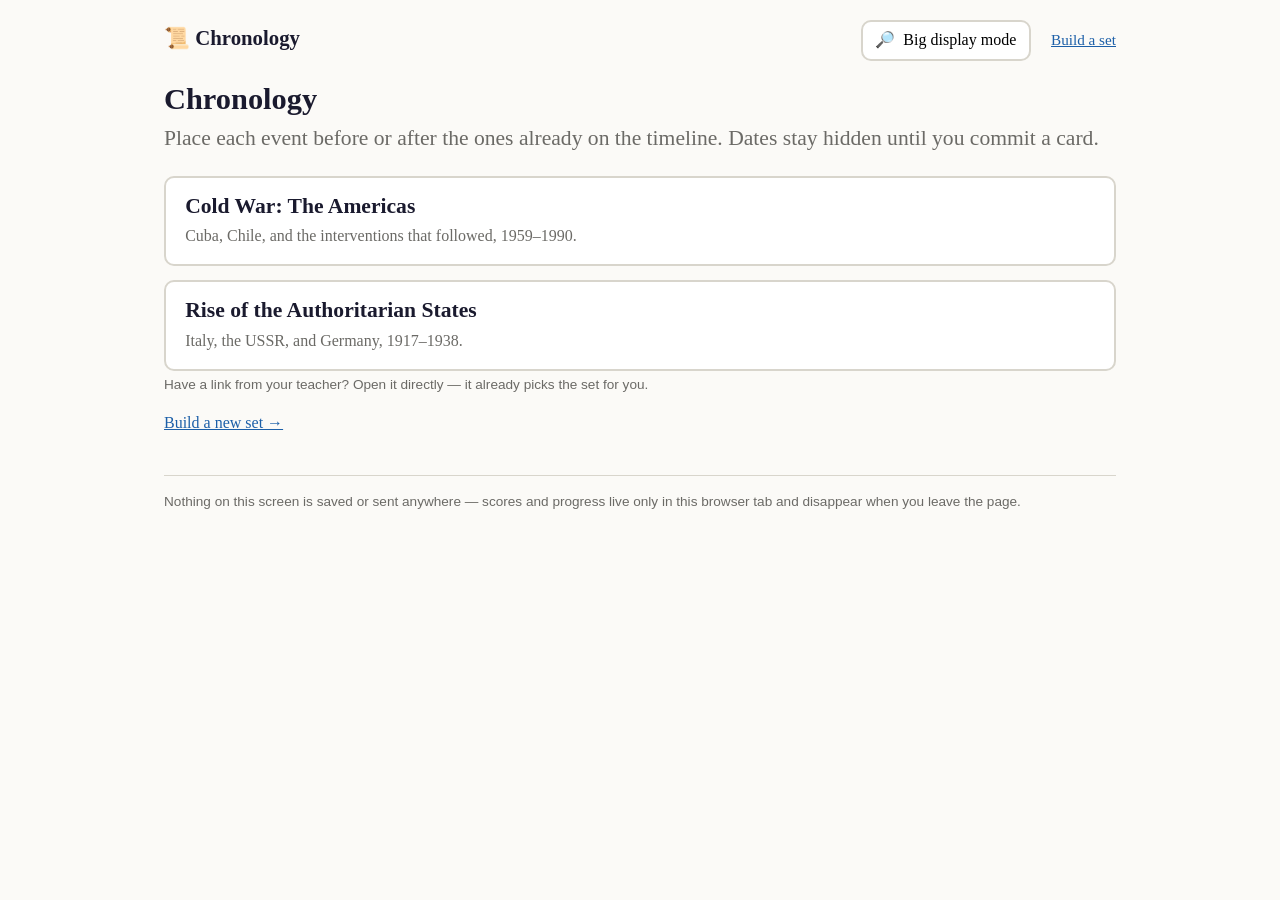
<file: index.html>
<!doctype html>
<html lang="en">
<head>
<meta charset="utf-8">
<meta name="viewport" content="width=device-width, initial-scale=1">
<title>Chronology</title>
<meta name="description" content="A tap-to-place chronology game for IB History classes.">
<link rel="stylesheet" href="css/style.css">
</head>
<body>
<div class="wrap">
  <header class="topbar">
    <div>
      <h2 class="site-title">📜 Chronology</h2>
    </div>
    <nav aria-label="Page controls">
      <button type="button" id="display-toggle" class="display-toggle" aria-pressed="false">
        <span aria-hidden="true">🔎</span> Big display mode
      </button>
      <a href="builder.html">Build a set</a>
    </nav>
  </header>

  <main id="app" aria-live="polite">
    <!-- Populated by js/game.js -->
    <p>Loading…</p>
  </main>

  <p class="privacy-note">
    Nothing on this screen is saved or sent anywhere — scores and progress live only in this browser tab and disappear when you leave the page.
  </p>
</div>

<script src="js/dates.js"></script>
<script src="js/sets.js"></script>
<script src="js/game.js"></script>
</body>
</html>
</file>
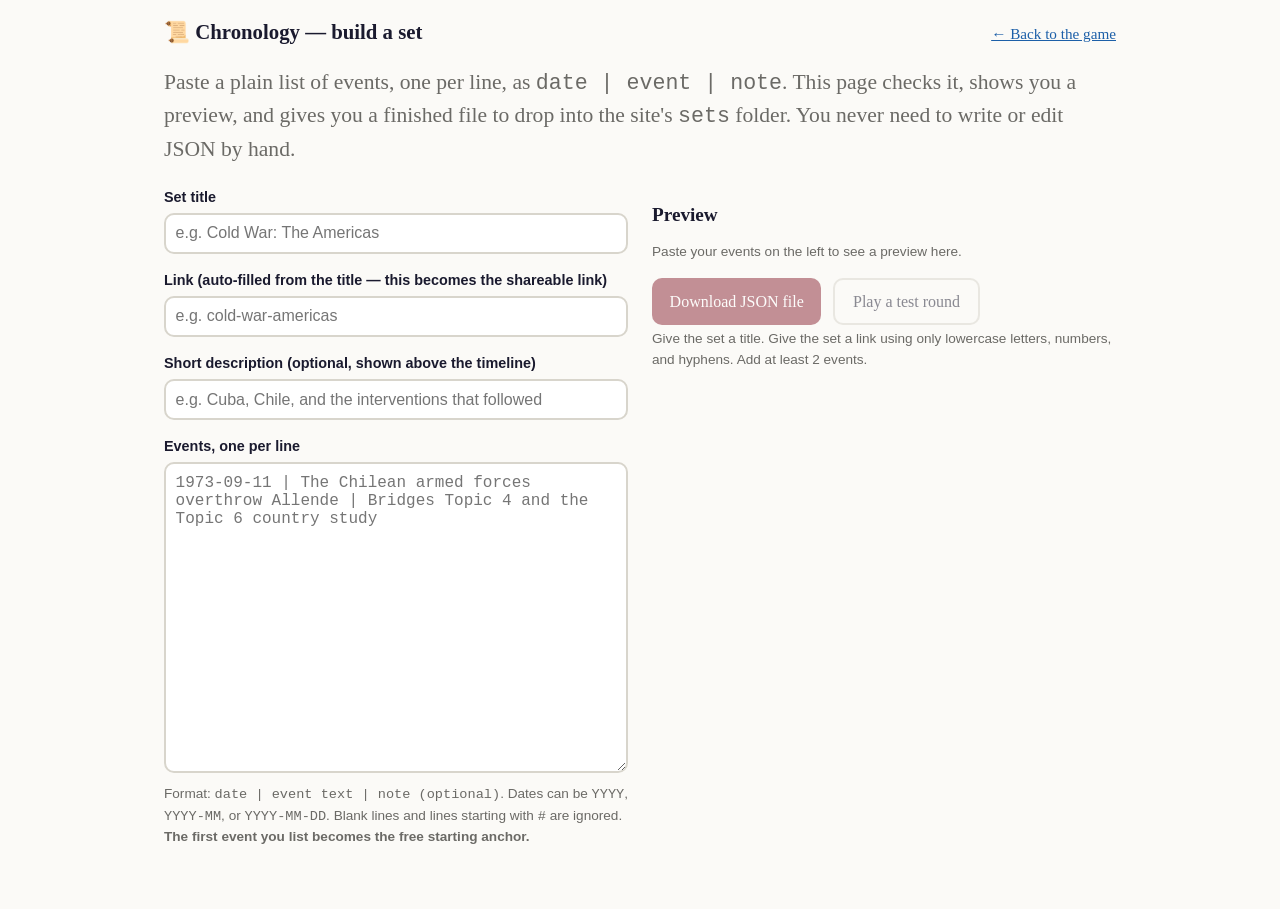
<file: builder.html>
<!doctype html>
<html lang="en">
<head>
<meta charset="utf-8">
<meta name="viewport" content="width=device-width, initial-scale=1">
<title>Build a set — Chronology</title>
<meta name="description" content="Paste a list of events and get a finished set file for the Chronology game.">
<link rel="stylesheet" href="css/style.css">
</head>
<body>
<div class="wrap">
  <header class="topbar">
    <div>
      <h2 class="site-title">📜 Chronology — build a set</h2>
    </div>
    <nav aria-label="Page controls">
      <a href="index.html">← Back to the game</a>
    </nav>
  </header>

  <p class="subtitle">
    Paste a plain list of events, one per line, as <code>date | event | note</code>. This page checks it,
    shows you a preview, and gives you a finished file to drop into the site's <code>sets</code> folder.
    You never need to write or edit JSON by hand.
  </p>

  <div class="builder-grid">
    <section aria-labelledby="input-heading">
      <h2 id="input-heading" class="sr-only">Set details</h2>

      <div class="field">
        <label for="set-title">Set title</label>
        <input type="text" id="set-title" placeholder="e.g. Cold War: The Americas">
      </div>

      <div class="field">
        <label for="set-slug">Link (auto-filled from the title — this becomes the shareable link)</label>
        <input type="text" id="set-slug" placeholder="e.g. cold-war-americas">
        <p class="hint" id="slug-preview"></p>
      </div>

      <div class="field">
        <label for="set-description">Short description (optional, shown above the timeline)</label>
        <input type="text" id="set-description" placeholder="e.g. Cuba, Chile, and the interventions that followed">
      </div>

      <div class="field">
        <label for="event-list">Events, one per line</label>
        <textarea id="event-list" rows="16" placeholder="1973-09-11 | The Chilean armed forces overthrow Allende | Bridges Topic 4 and the Topic 6 country study"></textarea>
        <p class="hint">
          Format: <code>date | event text | note (optional)</code>. Dates can be <code>YYYY</code>, <code>YYYY-MM</code>, or <code>YYYY-MM-DD</code>.
          Blank lines and lines starting with <code>#</code> are ignored. <strong>The first event you list becomes the free starting anchor.</strong>
        </p>
      </div>
    </section>

    <section aria-labelledby="preview-heading">
      <h2 id="preview-heading" style="font-size: 1.2rem;">Preview</h2>
      <div id="preview-summary" class="hint"></div>
      <div id="preview-table-wrap" style="overflow-x:auto;"></div>
      <ul id="issues" class="issue-list"></ul>

      <div class="actions-row">
        <button type="button" id="download-btn" class="button" disabled>Download JSON file</button>
        <button type="button" id="test-btn" class="button secondary" disabled>Play a test round</button>
      </div>
      <p class="hint" id="download-hint"></p>
    </section>
  </div>
</div>

<script src="js/dates.js"></script>
<script src="js/builder.js"></script>
</body>
</html>
</file>
<file: css/style.css>
/* Chronology — shared styles for the game and the builder. */

:root {
  --ink: #1a1a2e;
  --paper: #fbfaf7;
  --paper-raised: #ffffff;
  --line: #d8d5cc;
  --accent: #8b2635;
  --accent-ink: #ffffff;
  --good: #1e6b3c;
  --good-bg: #e5f4ea;
  --bad: #a3271f;
  --bad-bg: #fbe9e7;
  --muted: #6b6a66;
  --focus: #1c5fa8;
  --radius: 10px;

  --step: 1rem;
  --step-lg: 1.35rem;
  --step-title: 1.9rem;
}

body.display-large {
  --step: 1.35rem;
  --step-lg: 1.9rem;
  --step-title: 2.6rem;
}

* {
  box-sizing: border-box;
}

html {
  color-scheme: light;
}

body {
  margin: 0;
  min-height: 100vh;
  background: var(--paper);
  color: var(--ink);
  font-family: Georgia, 'Times New Roman', serif;
  font-size: var(--step);
  line-height: 1.5;
}

.wrap {
  max-width: 62rem;
  margin: 0 auto;
  padding: 1.25rem 1.25rem 3rem;
}

a {
  color: var(--focus);
}

h1, h2, h3 {
  font-family: Georgia, 'Times New Roman', serif;
  line-height: 1.2;
}

h1.title {
  font-size: var(--step-title);
  margin: 0 0 0.15em;
}

.site-title {
  font-size: 1.3rem;
  margin: 0;
}

p.subtitle {
  color: var(--muted);
  margin-top: 0;
  font-size: var(--step-lg);
}

/* Top bar shared by both pages */
.topbar {
  display: flex;
  align-items: baseline;
  justify-content: space-between;
  gap: 1rem;
  flex-wrap: wrap;
  margin-bottom: 1.25rem;
}

.topbar nav a {
  margin-left: 1rem;
  font-size: 0.95rem;
}

button {
  font: inherit;
  cursor: pointer;
}

button:focus-visible,
a:focus-visible,
[tabindex]:focus-visible {
  outline: 3px solid var(--focus);
  outline-offset: 2px;
}

.button {
  display: inline-block;
  background: var(--accent);
  color: var(--accent-ink);
  border: none;
  border-radius: var(--radius);
  padding: 0.6em 1.1em;
  font-size: 1rem;
  text-decoration: none;
}

.button.secondary {
  background: transparent;
  color: var(--ink);
  border: 2px solid var(--line);
}

.button:disabled {
  opacity: 0.5;
  cursor: not-allowed;
}

/* Display-size toggle */
.display-toggle {
  display: inline-flex;
  align-items: center;
  gap: 0.5em;
  border: 2px solid var(--line);
  border-radius: var(--radius);
  padding: 0.4em 0.8em;
  background: var(--paper-raised);
}

/* ---------- Home / set picker ---------- */

.set-list {
  list-style: none;
  margin: 0;
  padding: 0;
  display: grid;
  gap: 0.9rem;
}

.set-card {
  display: block;
  background: var(--paper-raised);
  border: 2px solid var(--line);
  border-radius: var(--radius);
  padding: 1rem 1.2rem;
  text-decoration: none;
  color: var(--ink);
}

.set-card:hover,
.set-card:focus-visible {
  border-color: var(--accent);
}

.set-card h3 {
  margin: 0 0 0.2em;
  font-size: var(--step-lg);
}

.set-card p {
  margin: 0;
  color: var(--muted);
}

.set-card code {
  color: var(--muted);
  font-size: 0.85em;
}

/* ---------- Game screen ---------- */

.status-row {
  display: flex;
  justify-content: space-between;
  align-items: center;
  flex-wrap: wrap;
  gap: 0.75rem;
  margin: 1rem 0;
  font-size: var(--step-lg);
}

.score-badge {
  font-weight: bold;
}

#feedback {
  min-height: 1.6em;
  font-size: var(--step-lg);
  font-weight: bold;
}

#feedback.good { color: var(--good); }
#feedback.bad { color: var(--bad); }

.deal-card {
  background: var(--paper-raised);
  border: 3px solid var(--ink);
  border-radius: var(--radius);
  padding: 1.4em 1.6em;
  font-size: var(--step-lg);
  margin-bottom: 1.5rem;
  box-shadow: 0 3px 0 var(--ink);
}

.deal-card[draggable="true"] {
  cursor: grab;
}

.deal-card.dragging {
  opacity: 0.5;
}

.deal-card .eyebrow {
  display: block;
  font-family: Arial, sans-serif;
  text-transform: uppercase;
  letter-spacing: 0.08em;
  font-size: 0.7em;
  color: var(--muted);
  margin-bottom: 0.4em;
}

/* Timeline: alternating slot buttons and placed cards, in one flex column */
.timeline {
  list-style: none;
  margin: 0;
  padding: 0;
  display: flex;
  flex-direction: column;
  gap: 0.5rem;
}

.timeline-item {
  background: var(--paper-raised);
  border: 2px solid var(--line);
  border-radius: var(--radius);
  padding: 1em 1.2em;
  transition: transform 0.3s ease, box-shadow 0.3s ease;
}

@media (prefers-reduced-motion: reduce) {
  .timeline-item {
    transition: none;
  }
}

.timeline-item.anchor {
  border-color: var(--ink);
  border-style: dashed;
}

.timeline-item .event-date {
  font-family: Arial, sans-serif;
  font-weight: bold;
  color: var(--accent);
  font-size: 0.85em;
  display: block;
  margin-bottom: 0.2em;
}

.timeline-item .event-note {
  color: var(--muted);
  font-size: 0.85em;
  margin: 0.4em 0 0;
}

.timeline-item.just-moved {
  animation: settle 0.6s ease;
}

@media (prefers-reduced-motion: reduce) {
  .timeline-item.just-moved {
    animation: none;
  }
}

@keyframes settle {
  0% { background: var(--bad-bg); }
  100% { background: var(--paper-raised); }
}

.timeline-item.correct-flash {
  animation: settle-good 0.6s ease;
}

@media (prefers-reduced-motion: reduce) {
  .timeline-item.correct-flash {
    animation: none;
  }
}

@keyframes settle-good {
  0% { background: var(--good-bg); }
  100% { background: var(--paper-raised); }
}

/* Slot buttons: the tappable gaps between/around timeline cards */
.slot-button {
  display: flex;
  align-items: center;
  justify-content: center;
  width: 100%;
  min-height: 2.4em;
  border: 2px dashed var(--line);
  border-radius: var(--radius);
  background: transparent;
  color: var(--muted);
  font-size: 0.9em;
}

.slot-button:hover {
  border-color: var(--accent);
  color: var(--accent);
}

.slot-button[aria-pressed="true"] {
  border-style: solid;
  border-color: var(--accent);
  background: #f7ebec;
  color: var(--accent);
  font-weight: bold;
}

.slot-button.drag-hover {
  border-style: solid;
  border-color: var(--good);
  background: var(--good-bg);
  color: var(--good);
}

.confirm-row {
  display: flex;
  justify-content: center;
  margin: 0.75rem 0;
}

.confirm-row[hidden] {
  display: none;
}

.end-screen {
  text-align: center;
  padding: 2rem 1rem;
}

.end-score {
  font-size: 3rem;
  font-weight: bold;
  color: var(--accent);
}

.end-note {
  color: var(--muted);
  max-width: 34rem;
  margin: 0.5rem auto 1.5rem;
}

.privacy-note {
  margin-top: 2.5rem;
  padding-top: 1rem;
  border-top: 1px solid var(--line);
  color: var(--muted);
  font-size: 0.85rem;
  font-family: Arial, sans-serif;
}

.error-box {
  background: var(--bad-bg);
  border: 2px solid var(--bad);
  border-radius: var(--radius);
  padding: 1rem 1.2rem;
  color: var(--bad);
}

/* ---------- Builder ---------- */

.builder-grid {
  display: grid;
  grid-template-columns: 1fr;
  gap: 1.5rem;
}

@media (min-width: 60rem) {
  .builder-grid {
    grid-template-columns: 1fr 1fr;
  }
}

label {
  display: block;
  font-weight: bold;
  margin-bottom: 0.3em;
  font-family: Arial, sans-serif;
  font-size: 0.9rem;
}

input[type="text"],
textarea {
  width: 100%;
  font-family: Arial, sans-serif;
  font-size: 1rem;
  padding: 0.6em;
  border: 2px solid var(--line);
  border-radius: var(--radius);
  background: var(--paper-raised);
  color: var(--ink);
}

textarea {
  font-family: 'Courier New', monospace;
  min-height: 16rem;
  resize: vertical;
}

.field {
  margin-bottom: 1rem;
}

.hint {
  font-family: Arial, sans-serif;
  color: var(--muted);
  font-size: 0.85rem;
  margin-top: 0.3em;
}

table.preview-table {
  width: 100%;
  border-collapse: collapse;
  font-size: 0.9rem;
}

table.preview-table th,
table.preview-table td {
  text-align: left;
  padding: 0.5em 0.6em;
  border-bottom: 1px solid var(--line);
  vertical-align: top;
}

table.preview-table th {
  font-family: Arial, sans-serif;
  font-size: 0.75rem;
  text-transform: uppercase;
  letter-spacing: 0.05em;
  color: var(--muted);
}

.row-error {
  background: var(--bad-bg);
}

.anchor-tag {
  display: inline-block;
  background: var(--ink);
  color: var(--paper-raised);
  font-family: Arial, sans-serif;
  font-size: 0.7rem;
  text-transform: uppercase;
  letter-spacing: 0.05em;
  padding: 0.15em 0.5em;
  border-radius: 999px;
  margin-left: 0.4em;
}

.issue-list {
  font-family: Arial, sans-serif;
  font-size: 0.9rem;
  color: var(--bad);
  padding-left: 1.2em;
}

.actions-row {
  display: flex;
  gap: 0.75rem;
  flex-wrap: wrap;
  margin-top: 1rem;
}

.sr-only {
  position: absolute;
  width: 1px;
  height: 1px;
  padding: 0;
  margin: -1px;
  overflow: hidden;
  clip: rect(0, 0, 0, 0);
  white-space: nowrap;
  border: 0;
}
</file>
